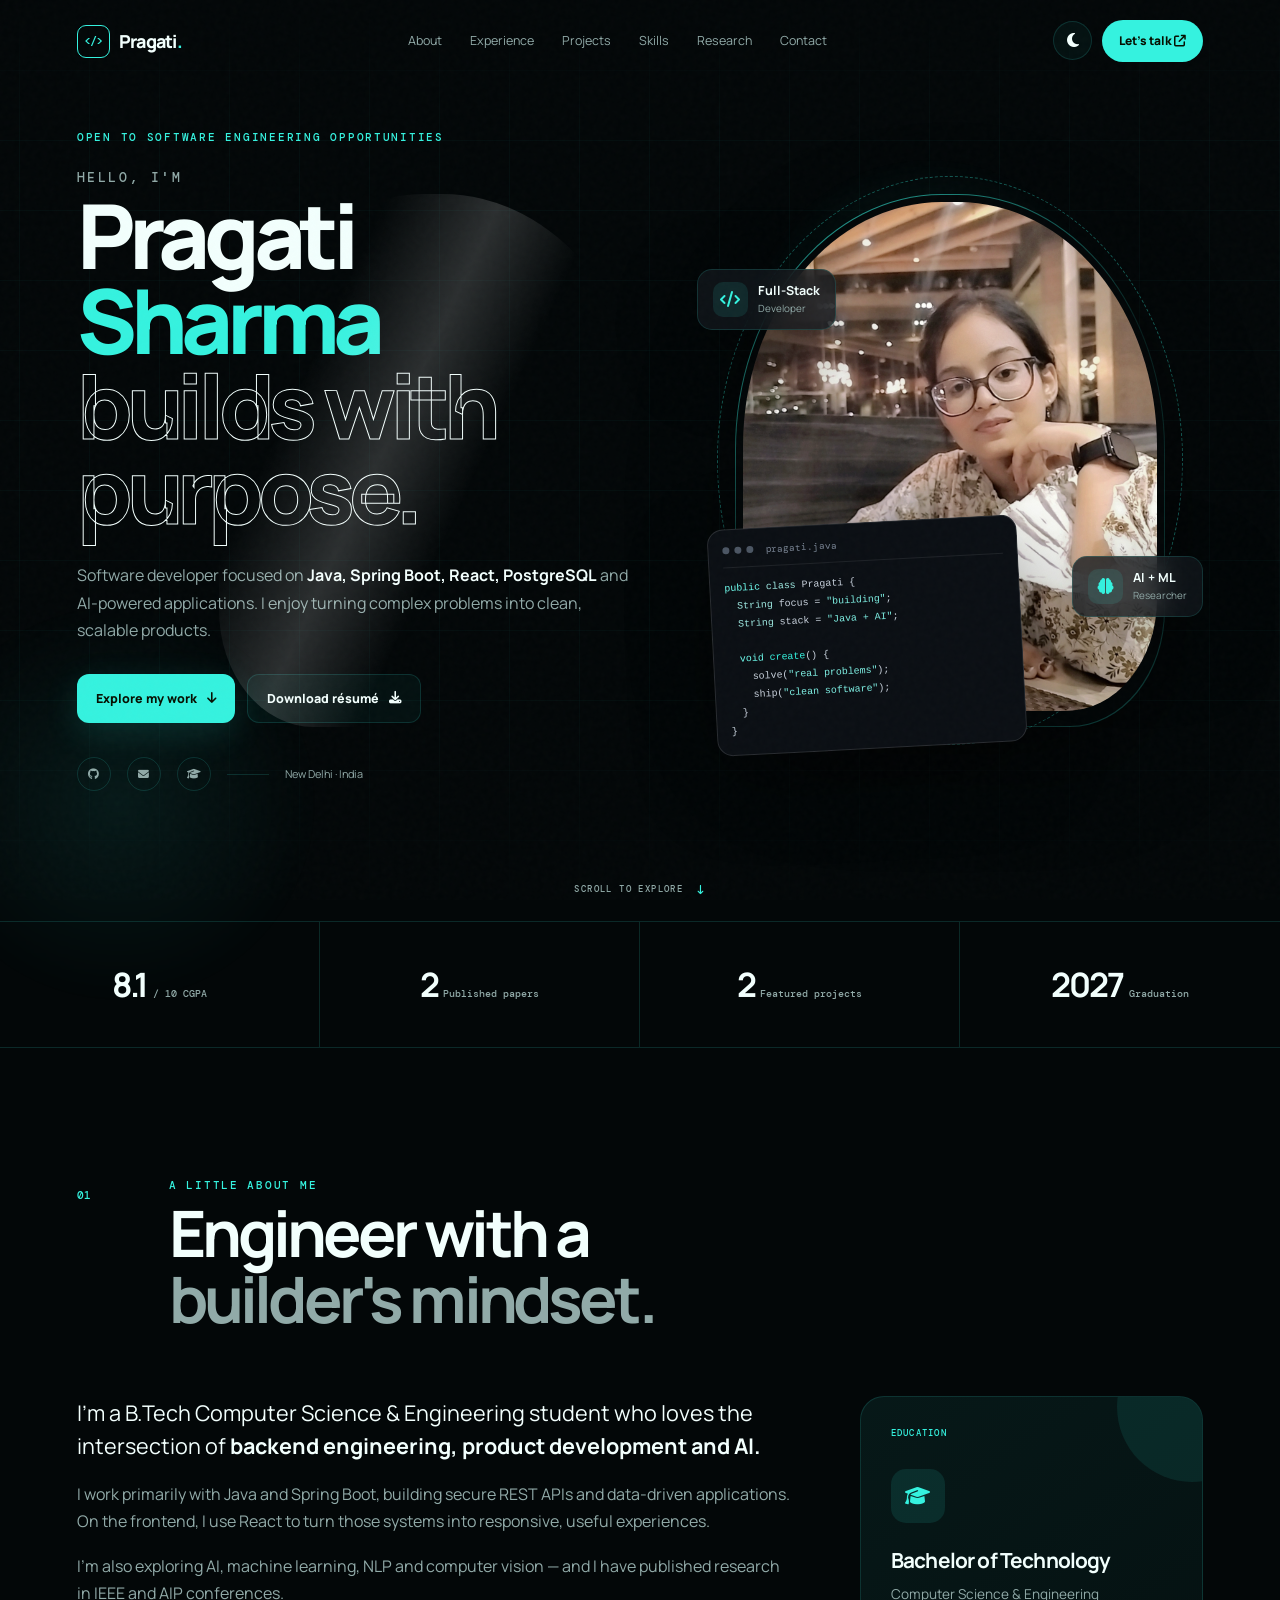
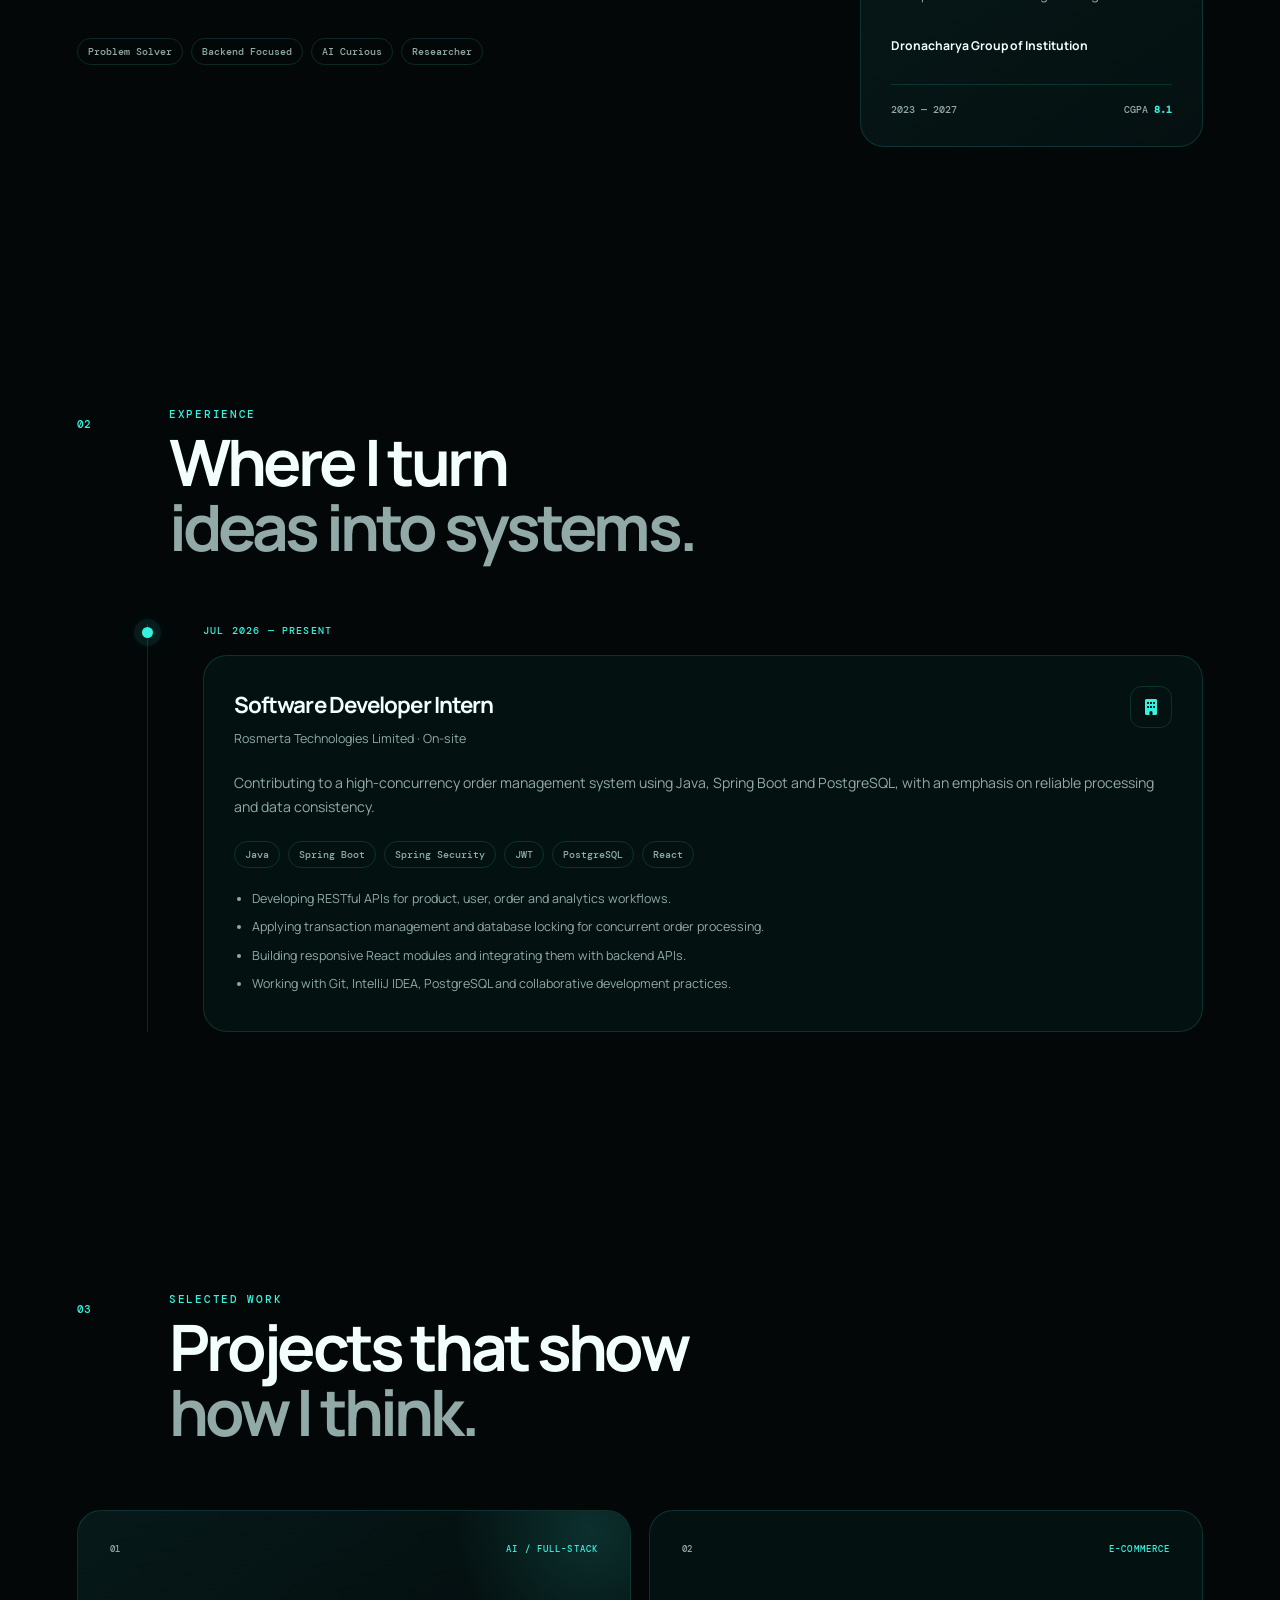
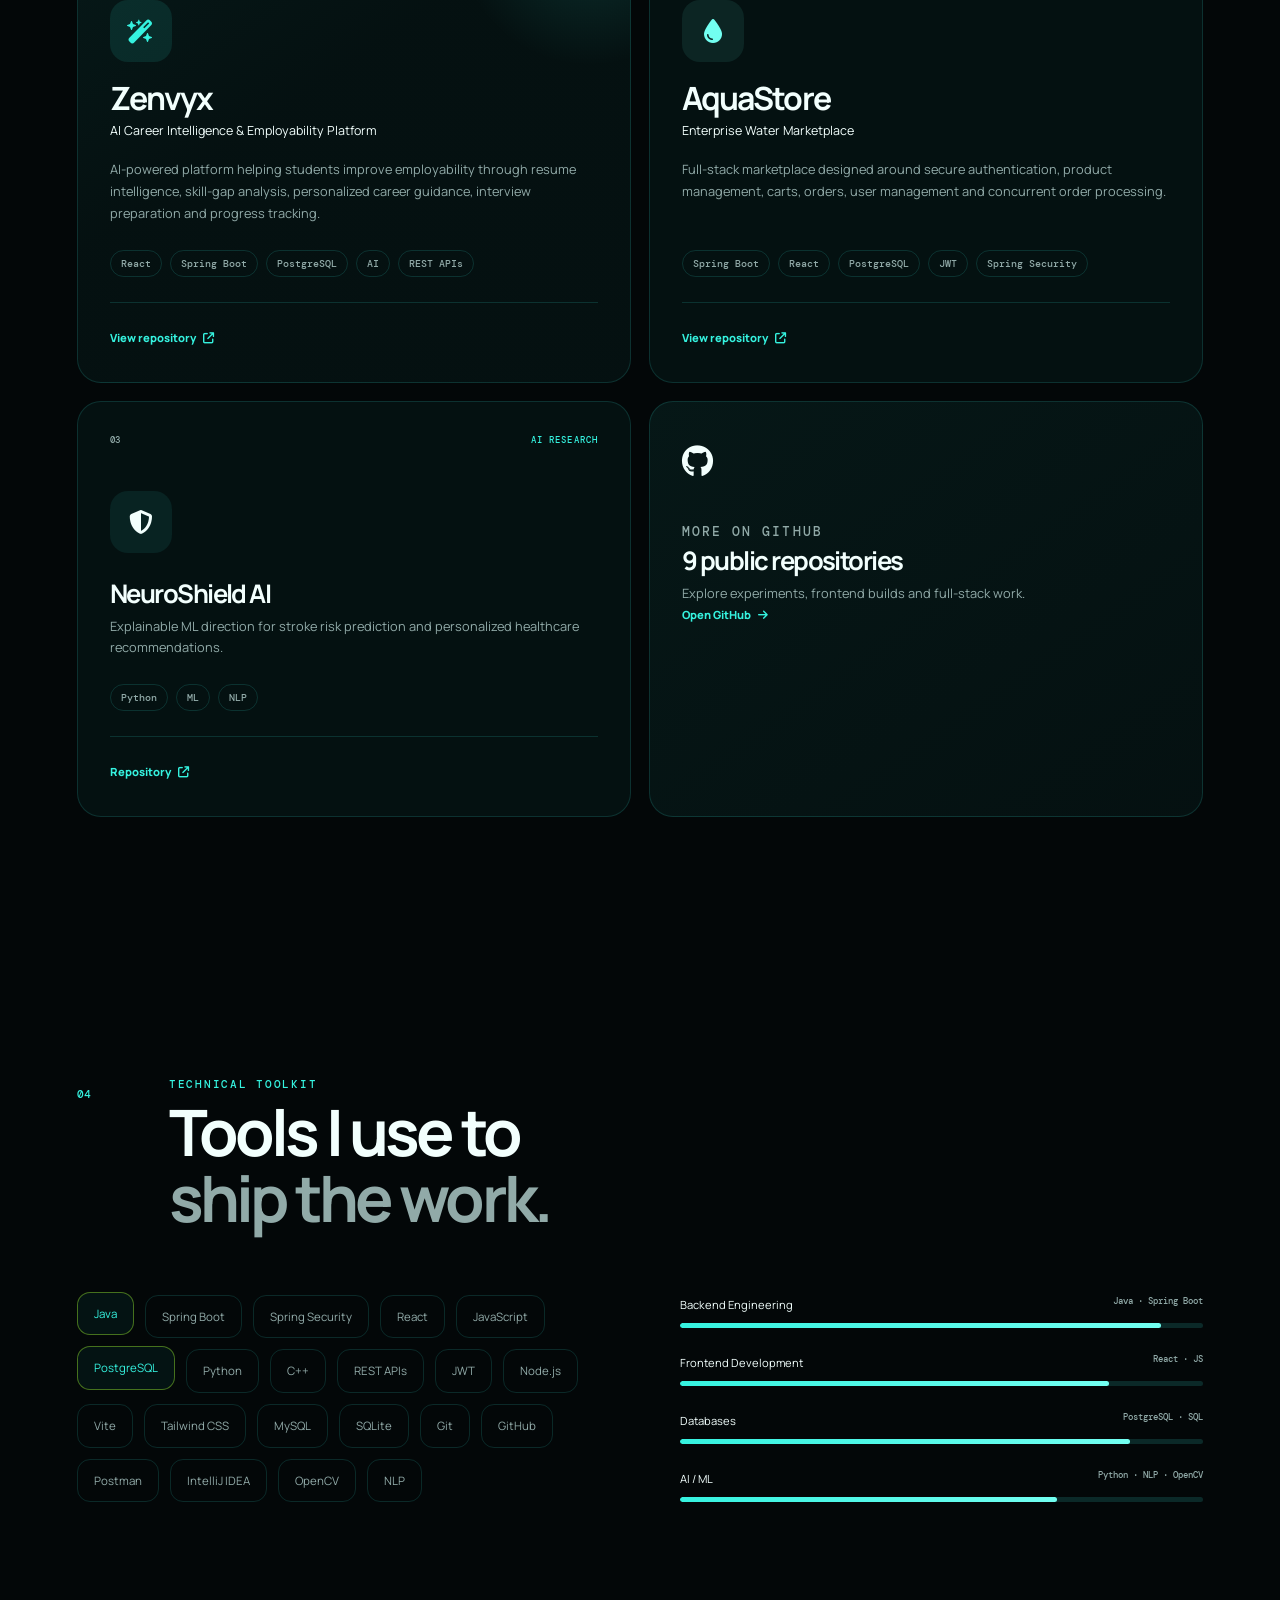
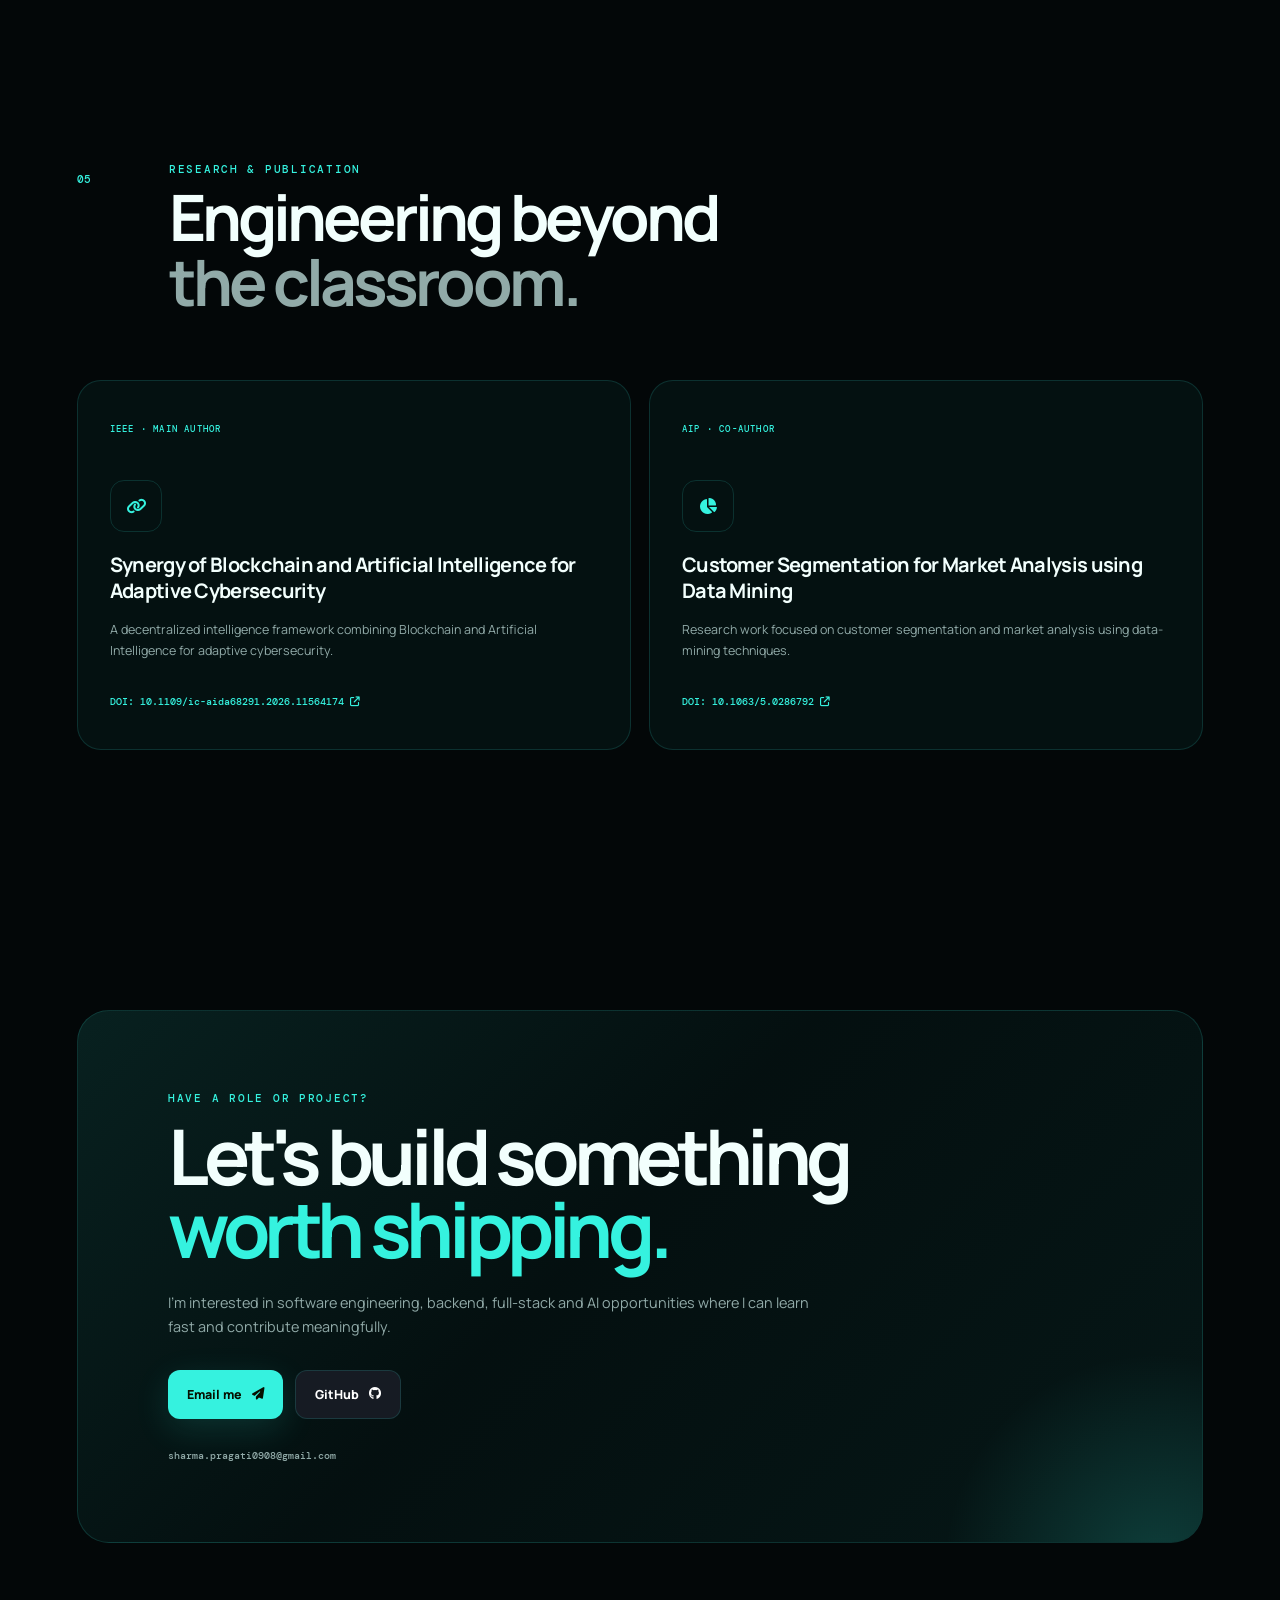
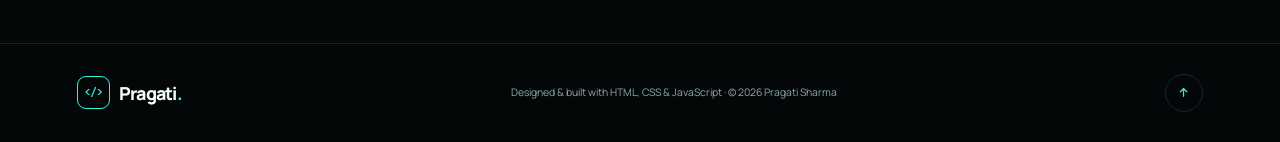
<file: index.html>
<!DOCTYPE html>
<html lang="en">
<head>
  <meta charset="UTF-8">
  <meta name="viewport" content="width=device-width, initial-scale=1.0">
  <meta name="description" content="Pragati Sharma — Software Developer, Java & Spring Boot, Full-Stack Development and AI.">
  <title>Pragati Sharma | Software Developer • Java • AI</title>

  <link rel="preconnect" href="https://fonts.googleapis.com">
  <link rel="preconnect" href="https://fonts.gstatic.com" crossorigin>
  <link href="https://fonts.googleapis.com/css2?family=DM+Mono:wght@400;500&family=Manrope:wght@400;500;600;700;800&display=swap" rel="stylesheet">
  <link rel="stylesheet" href="https://cdnjs.cloudflare.com/ajax/libs/font-awesome/6.7.2/css/all.min.css">
  <link rel="canonical" href="https://pragati-sharma-portfolio-ten.vercel.app/">

  <link rel="stylesheet" href="style.css">
</head>
<body>
  <div class="noise"></div>
  <div class="scroll-progress" id="scrollProgress"></div>

  <header class="navbar" id="navbar">
    <a class="brand" href="#home" aria-label="Pragati Sharma home">
      <span class="brand-mark">&lt;/&gt;</span>
      <span>Pragati<span class="dot">.</span></span>
    </a>

    <button class="menu-toggle" id="menuToggle" aria-label="Open navigation">
      <i class="fa-solid fa-bars"></i>
    </button>

    <nav id="navMenu">
      <a href="#about">About</a>
      <a href="#experience">Experience</a>
      <a href="#projects">Projects</a>
      <a href="#skills">Skills</a>
      <a href="#research">Research</a>
      <a href="#contact">Contact</a>
    </nav>

    <div class="nav-actions">
      <button class="icon-btn" id="themeToggle" aria-label="Toggle theme">
        <i class="fa-solid fa-moon"></i>
      </button>
      <a class="nav-cta" href="mailto:sharma.pragati0908@gmail.com">Let's talk <i class="fa-solid fa-arrow-up-right-from-square"></i></a>
    </div>
  </header>

  <main>
    <section class="hero section" id="home">
      <div class="hero-orb orb-one"></div>
      <div class="hero-orb orb-two"></div>
      <div class="grid-bg"></div>

      <div class="hero-copy reveal">
        <div class="eyebrow"><span class="pulse"></span> OPEN TO SOFTWARE ENGINEERING OPPORTUNITIES</div>
        <p class="hero-kicker">HELLO, I'M</p>
        <h1>Pragati <span>Sharma</span><br><em>builds with purpose.</em></h1>
        <p class="hero-description">
          Software developer focused on <strong>Java, Spring Boot, React, PostgreSQL</strong> and
          AI-powered applications. I enjoy turning complex problems into clean, scalable products.
        </p>

        <div class="hero-actions">
          <a href="#projects" class="btn btn-primary">Explore my work <i class="fa-solid fa-arrow-down"></i></a>
          <a href="assets/Pragati-Sharma-Resume.pdf" class="btn btn-ghost" download>Download résumé <i class="fa-solid fa-download"></i></a>
        </div>

        <div class="hero-socials">
          <a href="https://github.com/Pragati75-stack" target="_blank" rel="noopener" aria-label="GitHub"><i class="fa-brands fa-github"></i></a>
          <a href="mailto:sharma.pragati0908@gmail.com" aria-label="Email"><i class="fa-solid fa-envelope"></i></a>
          <a href="https://scholar.google.com/" target="_blank" rel="noopener" aria-label="Google Scholar"><i class="fa-solid fa-graduation-cap"></i></a>
          <span class="social-line"></span>
          <span>New Delhi · India</span>
        </div>
      </div>

      <div class="hero-visual reveal reveal-delay">
        <div class="portrait-frame">
          <div class="portrait-ring"></div>
          <img src="assets/pragati-profile.webp" alt="Pragati Sharma" class="portrait">
          <div class="portrait-shine"></div>
        </div>

        <div class="floating-card card-stack">
          <span class="mini-icon"><i class="fa-solid fa-code"></i></span>
          <div><strong>Full-Stack</strong><small>Developer</small></div>
        </div>

        <div class="floating-card card-ai">
          <span class="mini-icon"><i class="fa-solid fa-brain"></i></span>
          <div><strong>AI + ML</strong><small>Researcher</small></div>
        </div>

        <div class="code-card">
          <div class="code-top"><span></span><span></span><span></span><b>pragati.java</b></div>
          <pre><code><span class="kw">public</span> <span class="type">class</span> Pragati {
  <span class="type">String</span> focus = <span class="str">"building"</span>;
  <span class="type">String</span> stack = <span class="str">"Java + AI"</span>;

  <span class="kw">void</span> <span class="fn">create</span>() {
    solve(<span class="str">"real problems"</span>);
    ship(<span class="str">"clean software"</span>);
  }
}</code></pre>
        </div>
      </div>

      <a href="#about" class="scroll-cue">
        <span>SCROLL TO EXPLORE</span>
        <i class="fa-solid fa-arrow-down-long"></i>
      </a>
    </section>

    <section class="stats-strip">
      <div class="stat reveal"><strong data-count="8.1">0</strong><span>/ 10 CGPA</span></div>
      <div class="stat reveal"><strong data-count="2">0</strong><span>Published papers</span></div>
      <div class="stat reveal"><strong data-count="2">0</strong><span>Featured projects</span></div>
      <div class="stat reveal"><strong data-count="2027">0</strong><span>Graduation</span></div>
    </section>

    <section class="section about" id="about">
      <div class="section-heading reveal">
        <span class="section-number">01</span>
        <div><p class="eyebrow">A LITTLE ABOUT ME</p><h2>Engineer with a<br><span>builder's mindset.</span></h2></div>
      </div>

      <div class="about-grid">
        <div class="about-text reveal">
          <p class="lead">I'm a B.Tech Computer Science & Engineering student who loves the intersection of <b>backend engineering, product development and AI.</b></p>
          <p>I work primarily with Java and Spring Boot, building secure REST APIs and data-driven applications. On the frontend, I use React to turn those systems into responsive, useful experiences.</p>
          <p>I'm also exploring AI, machine learning, NLP and computer vision — and I have published research in IEEE and AIP conferences.</p>

          <div class="about-tags">
            <span>Problem Solver</span><span>Backend Focused</span><span>AI Curious</span><span>Researcher</span>
          </div>
        </div>

        <div class="education-card reveal reveal-delay">
          <div class="card-label">EDUCATION</div>
          <div class="edu-icon"><i class="fa-solid fa-graduation-cap"></i></div>
          <h3>Bachelor of Technology</h3>
          <p>Computer Science & Engineering</p>
          <strong>Dronacharya Group of Institution</strong>
          <div class="edu-meta"><span>2023 — 2027</span><span>CGPA <b>8.1</b></span></div>
        </div>
      </div>
    </section>

    <section class="section experience" id="experience">
      <div class="section-heading reveal">
        <span class="section-number">02</span>
        <div><p class="eyebrow">EXPERIENCE</p><h2>Where I turn<br><span>ideas into systems.</span></h2></div>
      </div>

      <div class="timeline">
        <div class="timeline-item reveal">
          <div class="timeline-dot"></div>
          <div class="timeline-date">JUL 2026 — PRESENT</div>
          <div class="timeline-content">
            <div class="role-top"><div><h3>Software Developer Intern</h3><p>Rosmerta Technologies Limited · On-site</p></div><span class="role-icon"><i class="fa-solid fa-building"></i></span></div>
            <p>Contributing to a high-concurrency order management system using Java, Spring Boot and PostgreSQL, with an emphasis on reliable processing and data consistency.</p>
            <div class="chip-row"><span>Java</span><span>Spring Boot</span><span>Spring Security</span><span>JWT</span><span>PostgreSQL</span><span>React</span></div>
            <ul>
              <li>Developing RESTful APIs for product, user, order and analytics workflows.</li>
              <li>Applying transaction management and database locking for concurrent order processing.</li>
              <li>Building responsive React modules and integrating them with backend APIs.</li>
              <li>Working with Git, IntelliJ IDEA, PostgreSQL and collaborative development practices.</li>
            </ul>
          </div>
        </div>
      </div>
    </section>

    <section class="section projects" id="projects">
      <div class="section-heading reveal">
        <span class="section-number">03</span>
        <div><p class="eyebrow">SELECTED WORK</p><h2>Projects that show<br><span>how I think.</span></h2></div>
      </div>

      <div class="project-grid">
        <article class="project-card project-main reveal">
          <div class="project-glow"></div>
          <div class="project-top"><span class="project-number">01</span><span class="project-status">AI / FULL-STACK</span></div>
          <div class="project-icon"><i class="fa-solid fa-wand-magic-sparkles"></i></div>
          <h3>Zenvyx</h3>
          <p class="project-sub">AI Career Intelligence & Employability Platform</p>
          <p>AI-powered platform helping students improve employability through resume intelligence, skill-gap analysis, personalized career guidance, interview preparation and progress tracking.</p>
          <div class="project-stack"><span>React</span><span>Spring Boot</span><span>PostgreSQL</span><span>AI</span><span>REST APIs</span></div>
          <div class="project-links">
            <a href="https://github.com/Pragati75-stack/Zenvyx" target="_blank" rel="noopener">View repository <i class="fa-solid fa-arrow-up-right-from-square"></i></a>
          </div>
        </article>

        <article class="project-card reveal reveal-delay">
          <div class="project-top"><span class="project-number">02</span><span class="project-status">E-COMMERCE</span></div>
          <div class="project-icon water"><i class="fa-solid fa-droplet"></i></div>
          <h3>AquaStore</h3>
          <p class="project-sub">Enterprise Water Marketplace</p>
          <p>Full-stack marketplace designed around secure authentication, product management, carts, orders, user management and concurrent order processing.</p>
          <div class="project-stack"><span>Spring Boot</span><span>React</span><span>PostgreSQL</span><span>JWT</span><span>Spring Security</span></div>
          <div class="project-links">
            <a href="https://github.com/Pragati75-stack/AquaStore-High-Concurrency-Engine" target="_blank" rel="noopener">View repository <i class="fa-solid fa-arrow-up-right-from-square"></i></a>
          </div>
        </article>

        <article class="project-card mini-project reveal">
          <div class="project-top"><span class="project-number">03</span><span class="project-status">AI RESEARCH</span></div>
          <div class="project-icon shield"><i class="fa-solid fa-shield-halved"></i></div>
          <h3>NeuroShield AI</h3>
          <p>Explainable ML direction for stroke risk prediction and personalized healthcare recommendations.</p>
          <div class="project-stack"><span>Python</span><span>ML</span><span>NLP</span></div>
          <div class="project-links"><a href="https://github.com/Pragati75-stack/NeuroShield-AI" target="_blank" rel="noopener">Repository <i class="fa-solid fa-arrow-up-right-from-square"></i></a></div>
        </article>

        <article class="project-card mini-project github-card reveal reveal-delay">
          <div class="github-mark"><i class="fa-brands fa-github"></i></div>
          <p class="eyebrow">MORE ON GITHUB</p>
          <h3>9 public repositories</h3>
          <p>Explore experiments, frontend builds and full-stack work.</p>
          <a class="text-link" href="https://github.com/Pragati75-stack?tab=repositories" target="_blank" rel="noopener">Open GitHub <i class="fa-solid fa-arrow-right"></i></a>
        </article>
      </div>
    </section>

    <section class="section skills" id="skills">
      <div class="section-heading reveal">
        <span class="section-number">04</span>
        <div><p class="eyebrow">TECHNICAL TOOLKIT</p><h2>Tools I use to<br><span>ship the work.</span></h2></div>
      </div>

      <div class="skills-layout">
        <div class="skill-cloud reveal">
          <span class="skill hot">Java</span><span class="skill">Spring Boot</span><span class="skill">Spring Security</span>
          <span class="skill">React</span><span class="skill">JavaScript</span><span class="skill hot">PostgreSQL</span>
          <span class="skill">Python</span><span class="skill">C++</span><span class="skill">REST APIs</span>
          <span class="skill">JWT</span><span class="skill">Node.js</span><span class="skill">Vite</span>
          <span class="skill">Tailwind CSS</span><span class="skill">MySQL</span><span class="skill">SQLite</span>
          <span class="skill">Git</span><span class="skill">GitHub</span><span class="skill">Postman</span>
          <span class="skill">IntelliJ IDEA</span><span class="skill">OpenCV</span><span class="skill">NLP</span>
        </div>

        <div class="skill-bars reveal reveal-delay">
          <div class="skill-bar"><div><span>Backend Engineering</span><b>Java · Spring Boot</b></div><i style="--value:92%"></i></div>
          <div class="skill-bar"><div><span>Frontend Development</span><b>React · JS</b></div><i style="--value:82%"></i></div>
          <div class="skill-bar"><div><span>Databases</span><b>PostgreSQL · SQL</b></div><i style="--value:86%"></i></div>
          <div class="skill-bar"><div><span>AI / ML</span><b>Python · NLP · OpenCV</b></div><i style="--value:72%"></i></div>
        </div>
      </div>
    </section>

    <section class="section research" id="research">
      <div class="section-heading reveal">
        <span class="section-number">05</span>
        <div><p class="eyebrow">RESEARCH & PUBLICATION</p><h2>Engineering beyond<br><span>the classroom.</span></h2></div>
      </div>

      <div class="research-grid">
        <article class="paper-card reveal">
          <span class="paper-type">IEEE · MAIN AUTHOR</span>
          <div class="paper-icon"><i class="fa-solid fa-link"></i></div>
          <h3>Synergy of Blockchain and Artificial Intelligence for Adaptive Cybersecurity</h3>
          <p>A decentralized intelligence framework combining Blockchain and Artificial Intelligence for adaptive cybersecurity.</p>
          <a href="https://doi.org/10.1109/ic-aida68291.2026.11564174" target="_blank" rel="noopener">DOI: 10.1109/ic-aida68291.2026.11564174 <i class="fa-solid fa-arrow-up-right-from-square"></i></a>
        </article>

        <article class="paper-card reveal reveal-delay">
          <span class="paper-type">AIP · CO-AUTHOR</span>
          <div class="paper-icon"><i class="fa-solid fa-chart-pie"></i></div>
          <h3>Customer Segmentation for Market Analysis using Data Mining</h3>
          <p>Research work focused on customer segmentation and market analysis using data-mining techniques.</p>
          <a href="https://doi.org/10.1063/5.0286792" target="_blank" rel="noopener">DOI: 10.1063/5.0286792 <i class="fa-solid fa-arrow-up-right-from-square"></i></a>
        </article>
      </div>
    </section>

    <section class="section contact" id="contact">
      <div class="contact-panel reveal">
        <div class="contact-orb"></div>
        <p class="eyebrow">HAVE A ROLE OR PROJECT?</p>
        <h2>Let's build something<br><span>worth shipping.</span></h2>
        <p>I'm interested in software engineering, backend, full-stack and AI opportunities where I can learn fast and contribute meaningfully.</p>
        <div class="contact-actions">
          <a href="mailto:sharma.pragati0908@gmail.com" class="btn btn-primary">Email me <i class="fa-solid fa-paper-plane"></i></a>
          <a href="https://github.com/Pragati75-stack" target="_blank" rel="noopener" class="btn btn-dark">GitHub <i class="fa-brands fa-github"></i></a>
        </div>
        <div class="contact-email">sharma.pragati0908@gmail.com</div>
      </div>
    </section>
  </main>

  <footer>
    <div><a class="brand" href="#home"><span class="brand-mark">&lt;/&gt;</span><span>Pragati<span class="dot">.</span></span></a></div>
    <p>Designed & built with HTML, CSS & JavaScript · © <span id="year"></span> Pragati Sharma</p>
    <a href="#home" class="footer-up" aria-label="Back to top"><i class="fa-solid fa-arrow-up"></i></a>
  </footer>

  <button id="backToTop" class="back-to-top" aria-label="Back to top"><i class="fa-solid fa-arrow-up"></i></button>

  <script src="script.js"></script>
</body>
</html>
</file>
<file: style.css>
:root {
  --bg: #030708;
  --bg-soft: #071012;
  --surface: rgba(62, 246, 230, .045);
  --surface-2: rgba(62, 246, 230, .075);
  --text: #f2fffd;
  --muted: #91aaa8;
  --line: rgba(62, 246, 230, .14);
  --accent: #35f2df;
  --accent-2: #72fff1;
  --accent-dark: #08bfae;
  --shadow: 0 25px 80px rgba(0, 0, 0, .45);
  --radius: 24px;
}

body.light {
  --bg: #f2fbfa;
  --bg-soft: #ffffff;
  --surface: rgba(0, 145, 132, .045);
  --surface-2: rgba(0, 145, 132, .075);
  --text: #061110;
  --muted: #536966;
  --line: rgba(0, 110, 101, .16);
  --accent: #008f83;
  --accent-2: #00b8a8;
  --accent-dark: #006e65;
  --shadow: 0 25px 80px rgba(0, 70, 65, .12);
}

* { box-sizing: border-box; margin: 0; padding: 0; }
html { scroll-behavior: smooth; }
body {
  background: var(--bg);
  color: var(--text);
  font-family: "Manrope", sans-serif;
  line-height: 1.7;
  overflow-x: hidden;
}
body::selection { background: var(--accent); color: #050805; }
a { color: inherit; text-decoration: none; }
button { font: inherit; }
.noise {
  pointer-events: none; position: fixed; inset: 0; z-index: 50; opacity: .035;
  background-image: url("data:image/svg+xml,%3Csvg viewBox='0 0 180 180' xmlns='http://www.w3.org/2000/svg'%3E%3Cfilter id='n'%3E%3CfeTurbulence type='fractalNoise' baseFrequency='.9' numOctaves='4' stitchTiles='stitch'/%3E%3C/filter%3E%3Crect width='100%25' height='100%25' filter='url(%23n)' opacity='.6'/%3E%3C/svg%3E");
}
.scroll-progress { position: fixed; top: 0; left: 0; height: 3px; width: 0; background: linear-gradient(90deg,var(--accent),var(--accent-2),var(--purple)); z-index: 100; }
.navbar {
  position: fixed; top: 0; left: 0; right: 0; height: 82px; padding: 0 6vw;
  display: flex; align-items: center; justify-content: space-between; gap: 30px; z-index: 90;
  transition: .35s ease;
}
.navbar.scrolled { background: rgba(7,9,13,.72); backdrop-filter: blur(18px); border-bottom: 1px solid var(--line); }
body.light .navbar.scrolled { background: rgba(244,246,242,.76); }
.brand { display: inline-flex; align-items: center; gap: 9px; font-weight: 800; letter-spacing: -.04em; font-size: 1.12rem; }
.brand-mark { display: grid; place-items: center; width: 33px; height: 33px; border: 1px solid var(--accent); color: var(--accent); border-radius: 9px; font: 500 .72rem "DM Mono", monospace; }
.dot { color: var(--accent); }
nav { display: flex; align-items: center; gap: 28px; }
nav a { font-size: .78rem; color: var(--muted); transition: .25s; }
nav a:hover { color: var(--text); }
.nav-actions { display: flex; align-items: center; gap: 10px; }
.icon-btn, .menu-toggle {
  width: 39px; height: 39px; border: 1px solid var(--line); background: var(--surface);
  color: var(--text); border-radius: 50%; cursor: pointer; transition: .25s;
}
.icon-btn:hover { border-color: var(--accent); color: var(--accent); transform: rotate(15deg); }
.nav-cta { font-size: .75rem; font-weight: 800; padding: 11px 17px; border-radius: 99px; background: var(--accent); color: #071000; }
.menu-toggle { display: none; }

.section { width: min(1180px, 88vw); margin: 0 auto; padding: 130px 0; position: relative; }
.hero { min-height: 100vh; display: grid; grid-template-columns: 1.05fr .95fr; align-items: center; gap: 60px; padding-top: 130px; }
.grid-bg { position: absolute; inset: 0 -10vw; z-index: -2; opacity: .22; background-image: linear-gradient(var(--line) 1px,transparent 1px),linear-gradient(90deg,var(--line) 1px,transparent 1px); background-size: 70px 70px; mask-image: linear-gradient(to bottom,transparent 0,black 15%,black 75%,transparent 100%); }
.hero-orb { position: absolute; border-radius: 50%; filter: blur(2px); z-index: -1; }
.orb-one { width: 390px; height: 390px; right: 7%; top: 16%; background: radial-gradient(circle, rgba(53,242,223,.14), transparent 67%); animation: float 8s ease-in-out infinite; }
.orb-two { width: 420px; height: 420px; left: -15%; bottom: -10%; background: radial-gradient(circle, rgba(53,242,223,.08), transparent 68%); animation: float 10s ease-in-out infinite reverse; }
.eyebrow { font: 500 .68rem "DM Mono",monospace; letter-spacing: .16em; color: var(--accent); }
.hero-kicker { font: 500 .8rem "DM Mono",monospace; letter-spacing: .2em; color: var(--muted); margin: 25px 0 6px; }
.hero h1 { font-size: clamp(3.5rem,7vw,7rem); line-height: .95; letter-spacing: -.07em; font-weight: 800; }
.hero h1 span { color: var(--accent); }
.hero h1 em { display: inline-block; font-style: normal; color: transparent; -webkit-text-stroke: 1px var(--text); }
.hero-description { max-width: 610px; color: var(--muted); font-size: 1rem; margin: 30px 0; }
.hero-description strong { color: var(--text); }
.hero-actions { display: flex; gap: 12px; flex-wrap: wrap; }
.btn { display: inline-flex; align-items: center; gap: 10px; padding: 13px 19px; border-radius: 12px; font-weight: 800; font-size: .78rem; transition: .3s; }
.btn i { transition: transform .3s; }
.btn:hover { transform: translateY(-3px); }
.btn:hover i { transform: translateX(3px); }
.btn-primary { background: var(--accent); color: #071000; box-shadow: 0 10px 35px rgba(53,242,223,.14); }
.btn-ghost { border: 1px solid var(--line); background: var(--surface); }
.btn-dark { background: #161b23; color: white; border: 1px solid var(--line); }
.hero-socials { display: flex; align-items: center; gap: 16px; margin-top: 34px; color: var(--muted); font-size: .68rem; }
.hero-socials a { width: 34px; height: 34px; display: grid; place-items: center; border: 1px solid var(--line); border-radius: 50%; transition: .25s; }
.hero-socials a:hover { color: var(--accent); border-color: var(--accent); transform: translateY(-3px); }
.social-line { width: 42px; height: 1px; background: var(--line); }

.hero-visual { position: relative; min-height: 600px; display: grid; place-items: center; }
.portrait-frame { width: min(430px, 70vw); aspect-ratio: .82; position: relative; border-radius: 48% 48% 22% 22%; padding: 8px; background: linear-gradient(145deg,rgba(53,242,223,.72),rgba(53,242,223,.10),rgba(53,242,223,.22)); box-shadow: 0 35px 100px rgba(0,0,0,.45); }
.portrait-frame::before { content:""; position:absolute; inset:1px; border-radius:inherit; background:var(--bg); z-index:0; }
.portrait { position: relative; z-index: 2; width:100%; height:100%; object-fit:cover; object-position:center; border-radius:inherit; filter:saturate(.82) contrast(1.04); }
.portrait-ring { position:absolute; inset:-18px; border:1px dashed rgba(53,242,223,.34); border-radius:50%; animation: spin 22s linear infinite; }
.portrait-shine { position:absolute; z-index:3; inset:0; border-radius:inherit; background:linear-gradient(115deg,transparent 25%,rgba(255,255,255,.16) 42%,transparent 57%); transform:translateX(-120%); animation:shine 6s ease-in-out infinite; pointer-events:none; }
.floating-card { position:absolute; z-index:5; display:flex; align-items:center; gap:10px; padding:12px 15px; background:rgba(17,22,28,.78); backdrop-filter:blur(15px); border:1px solid var(--line); border-radius:15px; box-shadow:var(--shadow); animation:float 5s ease-in-out infinite; }
body.light .floating-card { background:rgba(255,255,255,.78); }
.floating-card strong,.floating-card small { display:block; line-height:1.2; }
.floating-card strong { font-size:.78rem; }
.floating-card small { color:var(--muted); font-size:.62rem; margin-top:4px; }
.card-stack { left: 0; top: 18%; }
.card-ai { right: 0; bottom: 24%; animation-delay: -2s; }
.mini-icon { width:35px; height:35px; display:grid; place-items:center; background:rgba(53,242,223,.10); color:var(--accent); border-radius:10px; }
.code-card { position:absolute; z-index:6; bottom:2%; left:3%; width:310px; padding:14px; border-radius:16px; background:#0b0f14; border:1px solid rgba(255,255,255,.12); box-shadow:var(--shadow); transform:rotate(-3deg); }
.code-top { display:flex; align-items:center; gap:5px; padding-bottom:10px; border-bottom:1px solid rgba(255,255,255,.08); }
.code-top span { width:7px;height:7px;border-radius:50%;background:#4b5563; }
.code-top b { margin-left:7px; font:400 .6rem "DM Mono"; color:#788392; }
.code-card pre { margin-top:12px; font:400 .62rem/1.7 "DM Mono"; color:#c8d1dc; overflow:auto; }
.kw { color:#6ffff0; }.type {color:#9ee9e2}.str{color:#7deee2}.fn{color:#35f2df}
.scroll-cue { position:absolute; bottom:26px; left:50%; transform:translateX(-50%); display:flex; align-items:center; gap:14px; font:500 .58rem "DM Mono"; color:var(--muted); letter-spacing:.15em; }
.scroll-cue i { color:var(--accent); animation:bounce 1.8s infinite; }

.stats-strip { border-top:1px solid var(--line); border-bottom:1px solid var(--line); display:grid; grid-template-columns:repeat(4,1fr); width:100%; }
.stat { padding:34px 5vw; border-right:1px solid var(--line); display:flex; align-items:baseline; gap:6px; justify-content:center; }
.stat:last-child{border:0}.stat strong{font-size:2.1rem;letter-spacing:-.06em}.stat span{font:500 .62rem "DM Mono";color:var(--muted)}

.section-heading { display:grid; grid-template-columns:70px 1fr; gap:22px; margin-bottom:65px; }
.section-number { font:500 .7rem "DM Mono"; color:var(--accent); padding-top:10px; }
.section-heading h2 { font-size:clamp(2.6rem,5vw,5rem); line-height:1.02; letter-spacing:-.06em; margin-top:8px; }
.section-heading h2 span { color:var(--muted); }

.about-grid { display:grid; grid-template-columns:1.35fr .65fr; gap:70px; align-items:start; }
.about-text { max-width:720px; color:var(--muted); }
.about-text p { margin-bottom:18px; }
.about-text .lead { font-size:1.35rem; color:var(--text); line-height:1.55; }
.about-tags,.chip-row,.project-stack { display:flex; gap:8px; flex-wrap:wrap; }
.about-tags { margin-top:30px; }
.about-tags span,.chip-row span,.project-stack span { padding:6px 10px; border:1px solid var(--line); border-radius:99px; font:500 .6rem "DM Mono"; color:var(--muted); }
.education-card { background:linear-gradient(145deg,var(--surface-2),var(--surface)); border:1px solid var(--line); border-radius:var(--radius); padding:30px; position:relative; overflow:hidden; }
.education-card::after { content:""; position:absolute; width:150px;height:150px;border-radius:50%;right:-65px;top:-65px;background:rgba(53,242,223,.09); }
.card-label,.paper-type { font:500 .58rem "DM Mono"; color:var(--accent); letter-spacing:.13em; }
.edu-icon { width:54px;height:54px;display:grid;place-items:center;border-radius:15px;background:rgba(53,242,223,.10);color:var(--accent);font-size:1.25rem;margin:30px 0 20px; }
.education-card h3 { font-size:1.3rem;letter-spacing:-.04em; }
.education-card p { color:var(--muted); margin:5px 0 25px; font-size:.85rem; }
.education-card > strong { font-size:.76rem; }
.edu-meta { display:flex;justify-content:space-between;border-top:1px solid var(--line);margin-top:25px;padding-top:18px;color:var(--muted);font:500 .62rem "DM Mono"; }
.edu-meta b { color:var(--accent); }

.timeline { position:relative; margin-left:70px; border-left:1px solid var(--line); }
.timeline-item { position:relative; padding:0 0 0 55px; }
.timeline-dot { position:absolute;left:-6px;top:3px;width:11px;height:11px;border-radius:50%;background:var(--accent);box-shadow:0 0 0 8px rgba(53,242,223,.08),0 0 25px rgba(53,242,223,.28); }
.timeline-date { font:500 .62rem "DM Mono";color:var(--accent);letter-spacing:.12em;margin-bottom:18px; }
.timeline-content { padding:30px;border:1px solid var(--line);background:var(--surface);border-radius:var(--radius); }
.role-top { display:flex;justify-content:space-between;gap:20px;align-items:flex-start; }
.role-top h3 { font-size:1.4rem;letter-spacing:-.04em; }
.role-top p { color:var(--muted);font-size:.78rem;margin-top:4px; }
.role-icon { width:42px;height:42px;display:grid;place-items:center;border:1px solid var(--line);border-radius:12px;color:var(--accent); }
.timeline-content > p { color:var(--muted);font-size:.88rem;margin:22px 0; }
.timeline-content ul { color:var(--muted);font-size:.78rem;margin:20px 0 0;padding-left:18px; }
.timeline-content li { margin:7px 0; }

.project-grid { display:grid;grid-template-columns:1fr 1fr;gap:18px; }
.project-card { min-height:440px;padding:32px;border:1px solid var(--line);border-radius:var(--radius);background:var(--surface);position:relative;overflow:hidden;transition:.35s;display:flex;flex-direction:column; }
.project-card:hover { transform:translateY(-7px);border-color:rgba(168,255,45,.32);box-shadow:var(--shadow); }
.project-main { background:linear-gradient(145deg,rgba(53,242,223,.08),var(--surface) 40%); }
.project-glow { position:absolute;width:280px;height:280px;right:-100px;top:-120px;background:radial-gradient(circle,rgba(53,242,223,.14),transparent 68%); }
.project-top { display:flex;justify-content:space-between;align-items:center;font:500 .58rem "DM Mono"; }
.project-number { color:var(--muted); }.project-status{color:var(--accent);letter-spacing:.12em}
.project-icon { width:62px;height:62px;display:grid;place-items:center;border-radius:18px;background:rgba(53,242,223,.10);color:var(--accent);font-size:1.5rem;margin:45px 0 20px; }
.project-icon.water { background:rgba(93,242,214,.09);color:var(--accent-2); }
.project-icon.shield { background:rgba(53,242,223,.08);color:var(--purple); }
.project-card h3 { font-size:2rem;letter-spacing:-.06em;line-height:1.05; }
.project-sub { color:var(--text);font-size:.78rem;margin:5px 0 18px; }
.project-card > p:not(.project-sub) { color:var(--muted);font-size:.8rem; }
.project-stack { margin-top:auto;padding-top:25px; }
.project-links { margin-top:25px;padding-top:20px;border-top:1px solid var(--line); }
.project-links a,.text-link { font-size:.7rem;font-weight:800;color:var(--accent); }
.project-links i,.text-link i { margin-left:5px;transition:.2s; }.project-links a:hover i,.text-link:hover i{transform:translateX(4px)}
.mini-project { min-height:270px; }
.github-card { background:linear-gradient(145deg,rgba(53,242,223,.07),var(--surface)); }
.github-mark { font-size:2rem;margin-bottom:35px; }
.mini-project h3 { font-size:1.6rem;margin:8px 0; }

.skills-layout { display:grid;grid-template-columns:1fr 1fr;gap:80px;align-items:center; }
.skill-cloud { display:flex;flex-wrap:wrap;gap:11px; }
.skill { padding:11px 16px;border:1px solid var(--line);border-radius:13px;color:var(--muted);font-size:.72rem;transition:.25s; }
.skill:hover,.skill.hot { color:var(--text);border-color:rgba(168,255,45,.4);background:rgba(53,242,223,.05);transform:translateY(-3px); }
.skill.hot { color:var(--accent); }
.skill-bars { display:flex;flex-direction:column;gap:25px; }
.skill-bar > div { display:flex;justify-content:space-between;gap:20px;margin-bottom:9px;font-size:.7rem; }
.skill-bar span { color:var(--text); }.skill-bar b { color:var(--muted);font:500 .58rem "DM Mono"; }
.skill-bar i { display:block;height:5px;background:var(--line);border-radius:99px;overflow:hidden;position:relative; }
.skill-bar i::after { content:"";position:absolute;left:0;top:0;bottom:0;width:var(--value);background:linear-gradient(90deg,var(--accent),var(--accent-2));border-radius:inherit;transform:scaleX(0);transform-origin:left;transition:1.2s .2s; }
.skill-bar.visible i::after { transform:scaleX(1); }

.research-grid { display:grid;grid-template-columns:1fr 1fr;gap:18px; }
.paper-card { min-height:370px;border:1px solid var(--line);border-radius:var(--radius);padding:32px;background:var(--surface);transition:.3s; }
.paper-card:hover{transform:translateY(-5px);border-color:rgba(168,255,45,.25)}
.paper-icon { margin:40px 0 20px;width:52px;height:52px;display:grid;place-items:center;border:1px solid var(--line);border-radius:14px;color:var(--accent); }
.paper-card h3 { font-size:1.25rem;line-height:1.3;letter-spacing:-.035em; }
.paper-card p { color:var(--muted);font-size:.78rem;margin:15px 0 25px; }
.paper-card a { font:500 .61rem "DM Mono";color:var(--accent);word-break:break-word; }

.contact { padding-bottom:100px; }
.contact-panel { position:relative;overflow:hidden;padding:80px 8%;border:1px solid var(--line);border-radius:32px;background:linear-gradient(135deg,rgba(53,242,223,.11),rgba(53,242,223,.04) 45%,rgba(53,242,223,.07)); }
.contact-orb { position:absolute;width:450px;height:450px;right:-180px;bottom:-250px;border-radius:50%;background:radial-gradient(circle,rgba(53,242,223,.18),transparent 67%); }
.contact-panel h2 { font-size:clamp(3rem,6vw,6rem);line-height:.95;letter-spacing:-.07em;margin:15px 0 25px;position:relative; }
.contact-panel h2 span { color:var(--accent); }
.contact-panel > p:not(.eyebrow) { max-width:650px;color:var(--muted);font-size:.9rem;position:relative; }
.contact-actions { display:flex;gap:12px;margin-top:30px;position:relative; }
.contact-email { margin-top:30px;font:500 .65rem "DM Mono";color:var(--muted);position:relative; }

footer { border-top:1px solid var(--line);padding:30px 6vw;display:flex;justify-content:space-between;align-items:center;gap:20px;color:var(--muted);font-size:.65rem; }
footer .brand { color:var(--text); }.footer-up{width:38px;height:38px;display:grid;place-items:center;border:1px solid var(--line);border-radius:50%;color:var(--accent)}
.back-to-top { position:fixed;right:25px;bottom:25px;width:43px;height:43px;border:1px solid var(--line);background:rgba(13,17,24,.82);backdrop-filter:blur(12px);color:var(--accent);border-radius:50%;z-index:70;cursor:pointer;opacity:0;visibility:hidden;transform:translateY(15px);transition:.3s; }
.back-to-top.show{opacity:1;visibility:visible;transform:translateY(0)}

.reveal { opacity:0;transform:translateY(35px);transition:opacity .8s ease,transform .8s ease; }
.reveal.visible { opacity:1;transform:translateY(0); }
.reveal-delay { transition-delay:.14s; }

@keyframes float { 0%,100%{transform:translateY(0)}50%{transform:translateY(-12px)} }
@keyframes spin { to{transform:rotate(360deg)} }
@keyframes shine { 0%,45%{transform:translateX(-120%)} 70%,100%{transform:translateX(120%)} }
@keyframes bounce { 0%,100%{transform:translateY(0)}50%{transform:translateY(7px)} }

@media(max-width:1000px){
  nav{gap:15px}.nav-actions .nav-cta{display:none}
  .hero{grid-template-columns:1fr;min-height:auto;padding-top:150px;padding-bottom:100px}
  .hero-visual{min-height:620px}.hero-copy{max-width:800px}
  .about-grid,.skills-layout{grid-template-columns:1fr;gap:45px}
}
@media(max-width:760px){
  .navbar{height:70px;padding:0 5vw}
  .menu-toggle{display:block}
  nav{position:absolute;top:70px;left:5vw;right:5vw;display:none;flex-direction:column;align-items:stretch;padding:18px;background:rgba(12,16,22,.96);border:1px solid var(--line);border-radius:18px;backdrop-filter:blur(18px)}
  body.light nav{background:rgba(255,255,255,.96)}
  nav.open{display:flex}
  nav a{padding:10px}
  .section{width:90vw;padding:95px 0}
  .hero{padding-top:125px}
  .hero h1{font-size:clamp(3.1rem,14vw,5rem)}
  .hero-description{font-size:.9rem}
  .hero-visual{min-height:530px;margin-top:10px}
  .portrait-frame{width:min(350px,78vw)}
  .code-card{width:270px;left:0;bottom:0}.card-stack{left:-8px}.card-ai{right:-8px}
  .scroll-cue{display:none}
  .stats-strip{grid-template-columns:1fr 1fr}.stat{padding:25px 8px}.stat:nth-child(2){border-right:0}.stat:nth-child(-n+2){border-bottom:1px solid var(--line)}
  .section-heading{grid-template-columns:42px 1fr;gap:10px;margin-bottom:45px}.section-heading h2{font-size:2.8rem}
  .timeline{margin-left:12px}.timeline-item{padding-left:35px}
  .project-grid,.research-grid{grid-template-columns:1fr}.project-card{min-height:410px}
  .skills-layout{gap:55px}
  .contact-panel{padding:55px 25px}.contact-panel h2{font-size:3.2rem}
  footer{flex-direction:column;text-align:center}
}
@media(max-width:430px){
  .hero-socials span:not(.social-line){display:none}.social-line{display:none}
  .hero-actions .btn{width:100%;justify-content:center}
  .floating-card{padding:9px 10px}.floating-card strong{font-size:.67rem}.floating-card small{font-size:.55rem}
  .card-stack{top:10%}.card-ai{bottom:19%}
  .code-card{width:245px}.code-card pre{font-size:.54rem}
}
</file>
